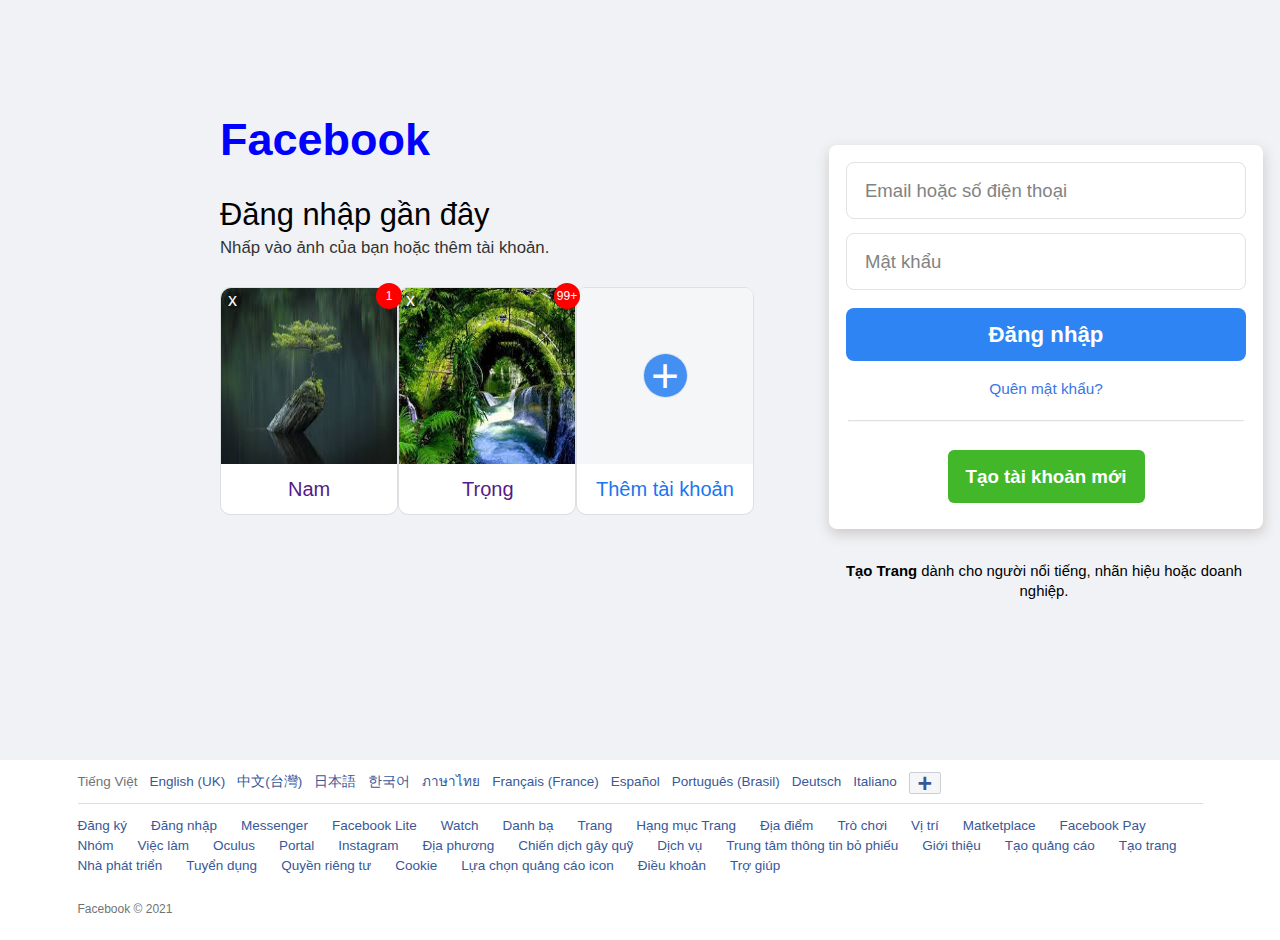
<file: index.html>
<!DOCTYPE html>
<html lang="vn">
  <head>
    <meta charset="UTF-8" />
    <meta http-equiv="X-UA-Compatible" content="IE=edge" />
    <meta name="viewport" content="width=device-width, initial-scale=1.0" />
    <link rel="preconnect" href="https://fonts.gstatic.com" />
    <link
      href="https://fonts.googleapis.com/css2?family=Roboto:wght@100;300;400;500;700;900&display=swap"
      rel="stylesheet"
    />
    <link rel="stylesheet" href="./style.css"/>
    <link rel="stylesheet" href="https://cdnjs.cloudflare.com/ajax/libs/font-awesome/5.15.3/css/all.min.css" integrity="sha512-iBBXm8fW90+nuLcSKlbmrPcLa0OT92xO1BIsZ+ywDWZCvqsWgccV3gFoRBv0z+8dLJgyAHIhR35VZc2oM/gI1w==" crossorigin="anonymous" referrerpolicy="no-referrer" />

    <title>facebook</title>
    
  </head>
  <body>
    <div class="container">
      <!-- giao diện chính bên trái -->
      <div class="container__form container--left">
        <!--icon facebook-->
        <div class="form__titile title--main">
         <h2>Facebook</h2>
        </div>
        <!--thông tin-->
        <div class="form__information">
          <h2>Đăng nhập gần đây</h2>
          <p>Nhấp vào ảnh của bạn hoặc thêm tài khoản.</p>
        </div>
        <!--all nicks-->
        <div class="form__nicks">
          <!--one nick-->
          <div class="nick__form nick--first">
            <span title="1 thông báo">1</span>
            <a class="icon--closed">x</a>
            <a href="" class="link--text">
              <img
                src="./anhcay.jpg"
                alt="anh dai dien"
              />
              <div class="nick__name name--oneline">Nam</div>
            </a>
          </div>
          <!--second nick-->
          <div class="nick__form nick--second">
            <span title="99 thông báo">99+</span>
            <a class="icon--closed">x</a>
            <a href="" class="link--text">
              <img
                src="./anhThienNhien.jpg"
                alt=""
              />
              <div class="nick__name">Trọng</div>
            </a>
          </div>
          <!--three nick-->
          <div class="nick__form nick--three">
            <a href="" class="link--text">
              <div class="form__icon">
                <div class="form--center">
                  <span>+</span>
                </div>
              </div>
              <div class="nick__name name--twoline">Thêm tài khoản</div>
            </a>
          </div>
        </div>
      </div>
      <!-- giao diện chính bên phải -->
      <div class="container__form container--right">
        <!--from đăng ký-->
        <div class="container__form form--main">
          <div class="container__form-center">
            <!--input tài khoản-->
            <input
              class="form__informations information--name"
              type="text"
              name="name"
              placeholder="Email hoặc số điện thoại"
            />
            <!--input mật khẩu-->
            <input
              class="form__informations information--password"
              type="password"
              name="password"
              placeholder="Mật khẩu"
            />
            <!--nút xác nhận-->
            <button
              class="form__informations information--login"
              onclick="windown.print()"
              type="button"
            >
              Đăng nhập
            </button>
          </div>
          <p class="form__link">
            <a class="form__link link--forgotPassword" href=""
              >Quên mật khẩu?</a
            >
          </p>
          <hr />
          <div class="form__boxLink">
            <a class="link--createAccount" href="">Tạo tài khoản mới</a>
          </div>
        </div>
        <!--tạo trang mới-->
        <div class="container__form form--out">
          <p class="container__createPage">
            <a class="container__link" href="">Tạo Trang </a>dành cho người nổi
            tiếng, nhãn hiệu hoặc doanh nghiệp.
          </p>
        </div>
      </div>
    </div>
    <!-- giao diện chân web-->

    <div class="footer">
      <!--tùy chọn ngôn ngữ-->
      <div class="languege iteam--size">
        <li class="languege__iteam" style="color: #737373">Tiếng Việt</li>
        <li class="languege__iteam"><a href="">English (UK)</a></li>
        <li class="languege__iteam"><a href="">中文(台灣)</a></li>
        <li class="languege__iteam"><a href="">日本語</a></li>
        <li class="languege__iteam"><a href="">한국어</a></li>
        <li class="languege__iteam"><a href="">ภาษาไทย</a></li>
        <li class="languege__iteam"><a href="">Français (France)</a></li>
        <li class="languege__iteam"><a href="">Español</a></li>
        <li class="languege__iteam"><a href="">Português (Brasil)</a></li>
        <li class="languege__iteam"><a href="">Deutsch</a></li>
        <li class="languege__iteam"><a href="">Italiano</a></li>
        <li class="languege__iteam iteam--icon">
          <a href="" style="text-decoration: none">+</a>
        </li>
      </div>
      <!--đường kẻ ngang-->
      <div class="horizontalLine iteam--size"></div>
      <!--tùy chọn chức năng-->
      <div class="option iteam--size">
        <li class="option__iteam"><a href="">Đăng ký</a></li>
        <li class="option__iteam"><a href="">Đăng nhập</a></li>
        <li class="option__iteam"><a href="">Messenger</a></li>
        <li class="option__iteam"><a href="">Facebook Lite</a></li>
        <li class="option__iteam"><a href="">Watch</a></li>
        <li class="option__iteam"><a href="">Danh bạ</a></li>
        <li class="option__iteam"><a href="">Trang</a></li>
        <li class="option__iteam"><a href="">Hạng mục Trang</a></li>
        <li class="option__iteam"><a href="">Địa điểm</a></li>
        <li class="option__iteam"><a href="">Trò chơi</a></li>
        <li class="option__iteam"><a href="">Vị trí</a></li>
        <li class="option__iteam"><a href="">Matketplace</a></li>
        <li class="option__iteam"><a href="">Facebook Pay</a></li>
        <li class="option__iteam"><a href="">Nhóm</a></li>
        <li class="option__iteam"><a href="">Việc làm</a></li>
        <li class="option__iteam"><a href="">Oculus</a></li>
        <li class="option__iteam"><a href="">Portal</a></li>
        <li class="option__iteam"><a href="">Instagram</a></li>
        <li class="option__iteam"><a href="">Địa phương</a></li>
        <li class="option__iteam"><a href="">Chiến dịch gây quỹ</a></li>
        <li class="option__iteam"><a href="">Dịch vụ</a></li>
        <li class="option__iteam">
          <a href="">Trung tâm thông tin bỏ phiếu</a>
        </li>
        <li class="option__iteam"><a href="">Giới thiệu</a></li>
        <li class="option__iteam"><a href="">Tạo quảng cáo</a></li>
        <li class="option__iteam"><a href="">Tạo trang</a></li>
        <li class="option__iteam"><a href="">Nhà phát triển</a></li>
        <li class="option__iteam"><a href="">Tuyển dụng</a></li>
        <li class="option__iteam"><a href="">Quyền riêng tư</a></li>
        <li class="option__iteam"><a href="">Cookie</a></li>
        <li class="option__iteam"><a href="">Lựa chọn quảng cáo icon</a></li>
        <li class="option__iteam"><a href="">Điều khoản</a></li>
        <li class="option__iteam"><a href="">Trợ giúp </a></li>
      </div>
      <!--thông tin năm-->
      <div class="publish iteam--size">
        <span>Facebook &#169; 2021</span>
      </div>
    </div>
  </body>
</html>
</file>
<file: style.css>
body {
  font-family: Helvetica, Arial, sans-serif;
  font-size: 12px;
  width: 100%;
  height: 850px;
  margin: 0px;
  padding: 0px;
  position: relative;
}
.container {
  margin: 0px;
  padding: 0px;
  width: 100%;
  height: 760px;
  display: flex;
  flex-direction: row;
  flex-wrap: noraw;
  background-color: rgb(240, 242, 245);
}
/*giao diện chính bên trái*/
.container--left {
  margin: 105px 0 0 220px;
  height: 500px;
  width: 569px;
}
/*icon facebook*/
.form__title {
  margin: 0 0 22px 0;
  padding: 0px;

}
.title--main {
  color: blue;
  font-size:250%;
  margin: -32px 0 0 0;
  padding: 0px;
  line-height: 1.34;
  width: 220px;
  height: 105px;
  
}
/*thông tin*/
.form__information {
  margin: -15px 0 42.5px;
  padding: 0px;
  height: 44px;
}
.form__information h2 {
  margin: 0 0 8px 0;
  line-height: 30px;
  font-size: 1.93rem;
  font-weight: 500;
}
.form__information p {
  margin: 0px;
  font-size: 1.05rem;
  opacity: 0.8;
}
/*all nicks*/
.form__nicks {
  margin-top: 32px;
  display: flex;
  flex-wrap: nowrap;
  justify-content: space-between;
}
.nick__form {
  color: black;
  border-radius: 10px;
  width: 176px;
  height: 226px;
  box-shadow: 0 0 0 #dddfe2;
  border: 1px solid #dddfe2;
  position: relative;
  transition-duration: 0.2s;
  transition-timing-function: ease-in;
}
.nick__form:hover {
  box-shadow: 0 0 10px 7px #dddfe2;
}

.nick__form span {
  color: white;
  position: absolute;
  width: 26px;
  height: 26px;
  top: -5px;
  right: -5px;
  background-color: red;
  text-align: center;
  border-radius: 26px;
  line-height: 26px;
  z-index: 3;
}
.icon--closed {
  width: 18px;
  height: 18px;
  color: #fdfdfd;
  background-color: #05020241;
  position: absolute;
  top: 3px;
  left: 3px;
  z-index: 3;
  border-radius: 9px;
  font-size: 150%;
  box-sizing: border-box;
  padding-left: 4px;

  line-height: 18px;
}
.icon--closed:hover {
  width: 25px;
  height: 25px;
  background-color: white;
  color: #606770;
  top: -5px;
  left: -5px;
  border-radius: 12px;
  font-size: 210%;
  line-height: 22px;
  box-sizing: border-box;
  padding-left: 6px;
}
.link--text {
  text-decoration-line: none;
  margin: 0px;
}
.nick__form img {
  margin: 0px;
  border-radius: 10px 10px 0 0;
  width: 176.5px;
  height: 176px;
  position: relative;
  left: -0.2px;
  z-index: 1;
}
.nick__name {
  box-sizing: border-box;
  margin: -5px 0 0 0;
  padding: 16px 63px;
  height: 52px;
  width: 176px;
  background-color: white;
  border-radius: 0 0 10px 10px;
  font-size: 1.25rem;
}
.name--oneline {
  padding: 16px 67px;
}
.name--twoline {
  margin-top: 0px;
  padding: 14px 19px;
  height: 50px;
  color: rgb(25, 118, 242);
}
/*three nick*/
.form__icon {
  display: block;
  border-radius: 8px 8px 0 0;
  width: 176px;
  height: 176px;
  background-color: rgb(245, 246, 247);
}
.form--center {
  display: flex;
  flex-direction: column;
  justify-content: center;
  height: 176px;

  width: 43px;
  margin: auto;
}
.form--center span {
  position: relative;
  width: 43px;
  height: 43px;
  font-size: 400%;
  background-color: rgb(25, 118, 242);
  line-height: 44px;
  font-weight: 500;
  margin: 0px;
  padding: 0px;
  float: left;
  top: 0px;
  left: 0px;
  right: 0px;
  opacity: 0.8;
  box-shadow: 0 0 0 1px #dddfe2;
}
/*giao diện chính bên phải*/
.container--right {
  margin: 145px 150px 30px 75px;
}
.form--main {
  border-radius: 8px;
  background-color: white;
  display: flex;
  flex-direction: column;
  width: 434px;
  height: 383.5px;
  box-shadow: 0.5px 5px 13px -0.3px rgb(207, 201, 201);
  box-sizing: border-box;
}

.container__form-center {
  margin: 17px;
  float: left;
}
/*input*/
.form__informations {
  box-sizing: border-box;
  border-radius: 8px;
  width: 100%;
  height: 57px;
  margin-bottom: 18px;
  font-size: 1.16rem;

  padding: 0 18px;
  opacity: 0.9;
  border: 1px solid#dddfe2;
  border-top: 1.6px solid #dddfe2;
}
.form__informations:focus {
  opacity: 0.5;
  box-sizing: border-box;
  border-radius: 8px;
  width: 100%;
  height: 57px;
  margin-bottom: 18px;
  font-size: 1.16rem;
  padding: 0 18px;
  border: none;
  outline: none;
  border: 1px solid blue;
  box-shadow: 0 0 0 2.5px rgb(222, 230, 238);
  color: black;
}
.information--name {
  margin-bottom: 14px;
}
.information--name:focus {
  opacity: 0.5;
  box-sizing: border-box;
  border-radius: 8px;
  width: 100%;
  height: 57px;
  margin-bottom: 14px;
  font-size: 1rem;
}
/* nút xác nhận*/
.information--login {
  font-weight: bolder;
  font-size: 1.39rem;
  height: 53px;
  margin-bottom: 0px;
  border: none;
  background-color: #1877f2;
  color: #fffffe;
  cursor: pointer;
  line-height: 53px;
}
.information--login:focus {
  font-weight: bolder;
  font-size: 1.39rem;
  height: 53px;
  margin-bottom: 0px;
  border: none;
  background-color: #1877f2;
  color: #fffffe;
  cursor: pointer;
  line-height: 53px;
}
.form__link {
  margin-top: 1px;
  width: 100%;
  height: 17px;

  margin-bottom: 18px;
  display: block;
}
.link--forgotPassword {
  text-align: center;
  color: rgb(57, 118, 230);
  font-size: 0.96rem;
  width: 100%;
  text-decoration: none;
}
.link--forgotPassword:hover {
  text-align: center;
  color: rgb(57, 118, 230);
  font-size: 0.96rem;
  width: 100%;
  text-decoration: underline;
}
hr {
  width: 91%;
  background-color: #dddfe2;
  opacity: 0.3;
  margin-bottom: 9.5px;
  padding: 0px;
}
.form__boxLink {
  padding: 0 -6px;
  width: 197px;
  height: 53px;
  border-radius: 6px;
  background: rgb(66, 183, 42);
  text-align: center;
  margin-right: auto;
  margin-left: auto;
  margin-top: 18px;
  box-sizing: border-box;
}
.link--createAccount {
  width: 100%;
  height: 53px;
  padding: 0 10px;
  color: white;
  text-decoration: none;

  line-height: 53px;
  font-size: 1.17rem;
  font-weight: 700;
  margin: 0 3px;
  cursor: pointer;
}
/*tạo trang mới*/
.form--out {
  box-sizing: border-box;
  margin-top: 32px;
  text-align: center;
  padding: 0px;
  display: flex;
  flex-direction: column;
  width: 430px;
}
.container__createPage {
  margin: 0px;
  width: 100%;
  font-size: 0.93rem;
  line-height: 20px;
}
.container__link {
  right: -2px;
  font-weight: 700;
  color: black;
  text-decoration: none;
}
.container__link:hover {
  font-weight: 700;
  color: black;
  text-decoration: underline;
}
/*giao diện chân web*/
.footer {
  height: 137px;
  width: 100%;
  display: fex;
  flex-direction: column;
}
.iteam--size {
  margin-top: 12px;
  width: 1125px;
  margin-right: auto;
  margin-left: auto;
  margin-bottom: 5px;
}

.iteam--size li {
  font-size: 13.5px;
  list-style-type: none;
  line-height: 20px;
  margin: 0px;
  padding: 0px;
  margin-right: 12px;
} /* tùy chọn ngôn ngữ*/
.languege {
  height: 26px;
}
.iteam--size a {
  text-decoration: none;
  color: #385898;
}
.iteam--size a:hover {
  text-decoration: underline;
}

.languege li {
  float: left;
}
.iteam--icon {
  background-color: #f5f6f7;
  display: inline-block;
  border-radius: 2px;
  width: 30px;
  height: 20px;
  border: 1px solid #ccd0d5;
  text-align: center;
  color: #ccd0d5;
}
.iteam--icon:hover {
  background-color: #ccd0d55d;
}
.iteam--icon a {
  font-size: 25px;
  font-weight: 700;
}
.horizontalLine {
  margin-top: 0px;
  border-top: 1px solid #dddfe2;
}
/* tùy chọn chức năng*/
.option {
  display: flex;
  flex-direction: row;
  flex-wrap: wrap;
  list-style-type: none;
  line-height: 14px;
}
.option li {
  margin-right: 24px;
}
/* thông tin năm*/
.publish {
  color: #737373;
  margin-top: 26px;
  height: 38px;
}
</file>
